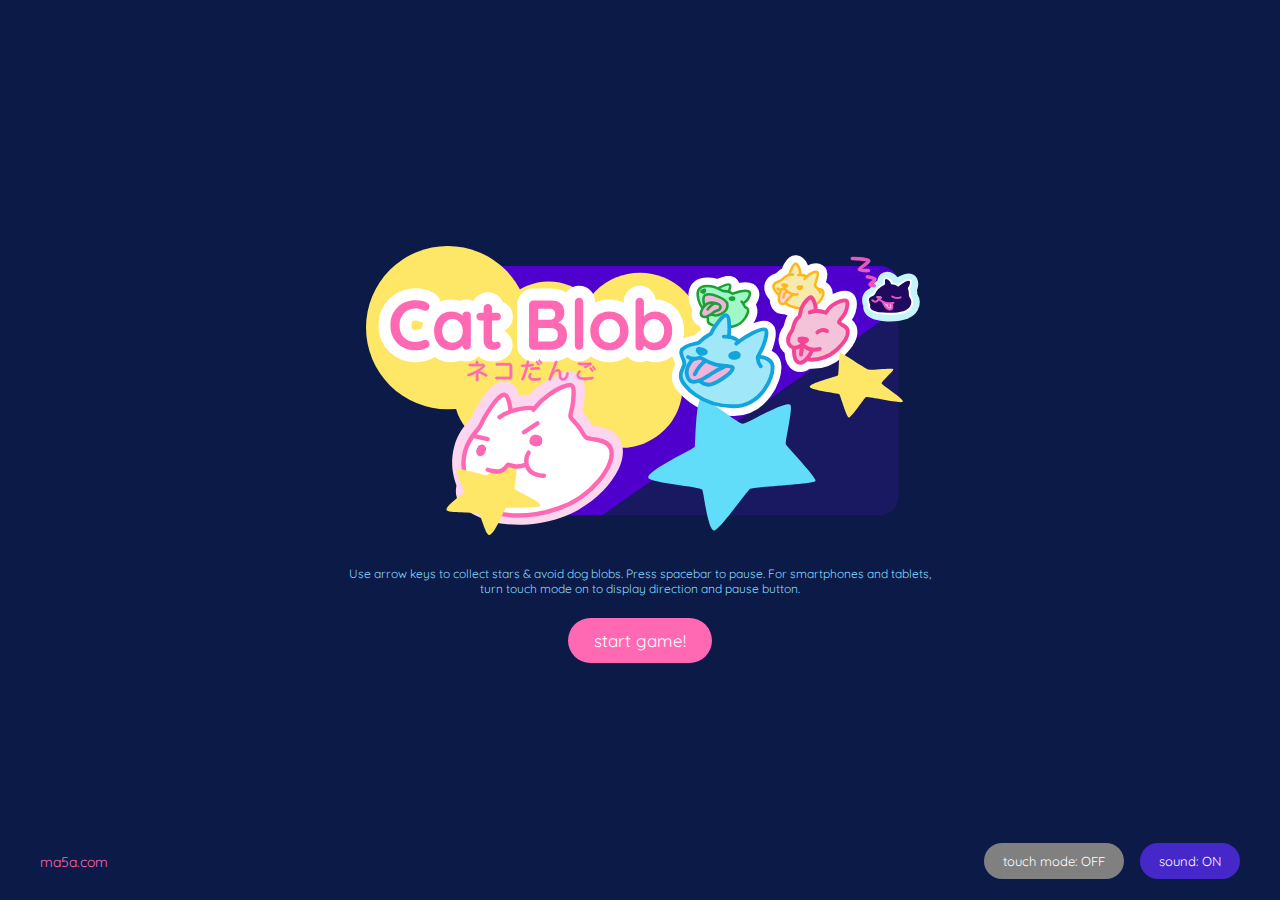
<file: index.html>
<!DOCTYPE html>
<html lang="en">
<head>
  <meta charset="UTF-8">
  <meta name="viewport" content="width=device-width, initial-scale=1.0">
  <link rel="stylesheet" href="./styles/main.css">
  <script src ="./scripts/app.js" charset="utf-8"></script>
  <style>
    @import url('https://fonts.googleapis.com/css2?family=Quicksand:wght@700&display=swap');
    </style>
  <title>Cat Blob</title>
</head>
<body>
  <audio id="player_audio"></audio>
  <audio id="cpu_audio"></audio>


  <div class="game_start_cover display">
    <div class="game_start_wrapper">
      <div class="game_start_inner">
        <div>
          <img src='./assets/title.svg' alt = 'title image with cat blob being chased by dog blobs'>
        </div>
        <nav>
          <p>Use arrow keys to collect stars &amp; avoid dog blobs. Press spacebar to pause. For smartphones and tablets, turn touch mode on to display direction and pause button.</p>
          <button id="start" class ='display'>start game!</button>
        </nav>
      </div>
    </div>
  </div>

  <div class="pause_cover">
    <p>pause</p>
    <p id="pause_instruction">(press spacebar to resume game)</p>
  </div>

  <div class="game_end_cover">
    <div class="game_end_text_wrapper">
      <p class="game_end_text"></p>
    </div>
    <nav>
      <button id="play_again">
        play again?
      </button>
      <!-- <div class="tweetbox display">
        <a href="https://twitter.com/share" class="twitter-share-button" data-via="masahitoart" data-size="large" data-hashtags="catblob">Tweet</a>
        <script>!function(d,s,id){var js,fjs=d.getElementsByTagName(s)[0],p=/^http:/.test(d.location)?'http':'https';if(!d.getElementById(id)){js=d.createElement(s);js.id=id;js.src=p+'://platform.twitter.com/widgets.js';fjs.parentNode.insertBefore(js,fjs);}}(document, 'script', 'twitter-wjs');</script>
        </div>
        </div>
      removed until cookie issue is resolved
      -->
    </nav>
  </div>

  <div class="cover"></div>

  <header class="status">
    <div class="life_wrapper">
      <p>life:</p><div id="life" class ="life"></div>
    </div>
    <div class="score_outer_wrapper">
      <p class="score_wrapper">score: <span class="score">0</span></p>
    </div>
  </header>

  <main class="grid_outer_wrapper">
    <div class="grid_inner_wrapper">
        <div class="grid"></div>
    </div>

    <div class="arrow_wrapper">
      <div>
        <div class="left"><img src= "./assets/arrow_left.svg" alt="left arrow"></div>
        <div class="middle_arrows">
          <div class="up"><img src= "./assets/arrow_up.svg" alt="up arrow"></div>
          <div class="down"><img src= "./assets/arrow_down.svg" alt="down arrow"></div>
        </div>
        <div class="right"><img src= "./assets/arrow_right.svg" alt="right arrow"></div> 
      </div>
    </div>

  </main>
  
  <div class="indicater">
    <p>player position:<span id='player_position'></span></p>
    <p>cpu one position:<span id='cpu_one_position'></span></p>
    <p>cpu Two position:<span id='cpu_two_position'></span></p>
    <p>walls:<span id='wall_position'></span></p>
    <p>items:<span id='item_position'></span></p>

    <!-- <p>player position:<span class='player position'></span></p> -->
  </div>
  
  <div class="button_wrapper">
    <div class="sound_control">sound: ON</div>
    <div class="touch_control off">touch mode: OFF</div>
    <div class="link"><a href= "http://www.ma5a.com/" target="blank"> ma5a.com</a></div>
  </div>

  <div class="pause_button">pause</div>

</body>
</html>
</file>
<file: styles/main.css>
/*! Z-index altered to make it possible to click grid, put it back later! */


* {
  box-sizing: border-box;
}

body {
  height: 100vh;
  margin: 0;
  background-color:rgb(23, 22, 82);
  font-family: 'Quicksand', sans-serif;
  color:rgb(136, 217, 255);
  font-size:10px;
}



.cover,.game_end_cover,.game_start_cover,.pause_cover {
  position:fixed;
  top:0px;
  background-color:transparent;
  height:100%;
  width:100%;
  display: flex;
  justify-content: center;
  align-items: center;
}



.countdown_circle {
  background-color:white;
  border-radius: 50%;
  height:150px;
  width: 150px;
  transition: 0.2s;
  color: hotpink;
  font-size : 60px;
  display: flex;
  justify-content: center;
  align-items: center;
  line-height:150px;
  text-transform: uppercase;
}

.countdown_circle.count {
  height:250px;
  width:250px;
  line-height:250px;
  font-size: 95px;
  opacity:0.5;
}

.countdown_circle.count.transparent {
  opacity:0;
}

.game_start_cover {
  /* display: flex;
  justify-content: center;
  align-items: center; */
  transition:3s;
}
.game_start_cover.display {
  background-color:rgba(11, 26, 70, 1);
}



.game_start_wrapper {
  height: 500px;
  width: 600px;
  /* border:red 1px solid; */
  display: flex;
  justify-content: space-evenly;
  align-items: space-evenly;
  flex-direction:column;
  animation: float 3s ease infinite;
}

@keyframes float {
  0% {transform: translateY(0);}
  50% {transform: translateY(-10px);}
  100% {transform: translateY(0);}
}



.game_start_wrapper.move_down {
  animation: move_down 1.2s forwards;
}

@keyframes move_down {
  0% {transform: scale(1) translateY(0);}
  20% {transform: scale(1.4,0.9) translateY(-100px);}
  30% {transform: scale(0.9,1.2) translateY(0);}
  50% {transform: scale(1.5) translateY(0);}
  100% {transform: scale(2) translateY(100vh);}
}

.game_start_inner {
  width: 100%;
  height: 420px;
  /* border:yellow 1px solid; */
  border-radius: 10px;
  /* overflow: hidden; */
  /* background-color: rgb(255, 202, 227); */
}

.game_start_inner > div {
  width: 100%;
  height: auto;
  /* background-color: rgba(255, 215, 215, 0.5) ; */
}

.game_start_inner > div > img {
  width:100%;
  height:100%;
}

.game_start_inner > nav {
  width: 100%;
  height: 140px;
  display: flex;
  justify-content: center;
  align-items: center;
  flex-direction:column;
  /* border:cyan 1px solid; */
}

.game_start_inner > nav > p {
  font-size:12px;
  text-align: center;
}

.cell > div > img {
  height:100%;
  width: 100%;
}

/*!! may be come necessart in the future*/
.cell.cpuClass {
  background-color: transparent;
}



/* effects */

.flicker {
  animation: flicker 0.5s infinite;
}

@keyframes flicker {
  0% {opacity:1}
  50% {opacity:0}
  100% {opacity:1}
}

.fadein{
  animation: fadein 4s forwards;
}

@keyframes fadein {
  0% {opacity:0}
  100% {opacity:1}
}

.fadeinfast{
  animation: fadeinfast 0.5s forwards;
}

@keyframes fadeinfast {
  0% {opacity:0}
  100% {opacity:1}
}


.hidden {
  /* display:none; */  
  opacity:0;
}

.enlarge {
  animation: enlarge 1s forwards;
}

@keyframes enlarge {
  0% {transform: scale(1);}
  100% {transform: scale(4);}
}


.wall{
  /* background-color:rgb(64, 147, 255); */
  background-color:transparent;
}

.boundary{
  /* background-color:rgb(195, 64, 255); */
  background-color:transparent;
}



.item{
  background-image: url('../assets/item.gif');
  background-repeat: no-repeat;
  background-size:contain;
}

.big_star{
  background-image: url('../assets/big_star.gif');
  background-repeat: no-repeat;
  background-size:contain;
}

.blue_star{
  background-image: url('../assets/blue_star.gif');
  background-repeat: no-repeat;
  background-size:contain;
}

.arrow_wrapper {
  /* position:fixed; */
  z-index: 7;
  width: 100%;
  bottom: 50px;
  height: 0px;
  /* border: 1px solid white; */
  display: flex;
  justify-content: center;
  align-items: center;
  overflow:hidden;
  transition:0.5s;
}

.arrow_wrapper.touch {
  height: 140px;
}



.arrow_wrapper > div {
  display: flex;
  justify-content: space-evenly;
  align-items: center;
  width: 250px;
  height: 100%;
  /* border: 1px solid hotpink; */
}

.middle_arrows{
  height: 100%;
  /* border: 1px solid yellow; */
  display:flex;
  flex-direction:column;
  justify-content: space-evenly;
}

.left,.right {
  width:90px;
  height: 53px;
}

.up,.down {
  width:53px;
  height: 90px;
}

.left img,.up img,.right img,.down img {
  width: 100%;
  height: 100%;
}

.left:hover,.up:hover,.right:hover,.down:hover {
  filter: brightness(500%);
}

/* .arrow_wrapper.touch {
  
} */


.status.touch {
  top:50px;
}

.button_wrapper.touch {
  top:0px;
}



/* status */
.status {
  position:fixed;
  top:30px;
  height:30px;
  width:100%;
  /* border:lightblue 1px solid; */
  display:flex;
  justify-content: space-between; 
  align-items: center;
  transition:1s;
}



.effect_animation {
  transition:1s;
  position:fixed;
}
.effect_animation img, .effect_animation_fast img {
  width:100%;
  height:100%;
}

.effect_animation_fast {
  transition:0.3s;
  position:fixed;
  box-sizing:content-box;
  color:hotpink;
  /* border:1px solid red; */
}

.effect_animation_fast > img {
  margin-top:-50%;
  margin-left:-50%;
  height:200%;
  width:200%;
}

.effect_animation_slow {
  transition:5s;
  position:fixed;
  box-sizing:content-box;
  color:hotpink;
}

.effect_animation_slow > img {
  margin-top:-50%;
  margin-left:-50%;
  height:200%;
  width:200%;
}

.effect_animation_medium {
  transition:1s;
  position:fixed;
  box-sizing:content-box;
  height: 30px;
  width: 30px;
}

.effect_animation_medium > img {
  margin-top:-50%;
  margin-left:-50%;
  height:200%;
  width:200%;
}

/* game over */

.game_end_cover {
  display:flex;
  justify-content: center;
  align-items: center;
  flex-direction: column;
  transition:1s;
  opacity:0;
}



.game_end_text_wrapper {
  height:160px;
  width:100%;
  display:flex;
  flex-direction: column;
  justify-content: center;
  overflow:visible;
  /* animation: float 3s ease infinite; */
}

.game_end_text {
  color:hotpink;
  font-size:40px;
  text-align:center;
  text-transform: uppercase;
  transition:2s;
}


.game_end_cover.shade {
  background-color:rgba(12, 37, 107, 0.7);
  opacity:1;
}

.game_end_cover > nav {
  display:flex;
  justify-content:space-evenly;
  align-items: center;

}

.tweetbox {
  display:none;
}

.tweetbox.display{
  display: visible;
  margin-left: 10px;
  width:auto;
  /* border:solid 1px red; */
  display:inline-block;
  /* padding:12px;  */
  /* height:35px; */
  margin:10px; 
  }

 

iframe {
  border-radius: 50px;
}


.pause_cover {
  display:flex;
  justify-content: center;
  align-items: center;
  flex-direction: column;
  transition:1s;
  opacity:0;
}

.pause_cover.pause{
  background-color:rgba(248, 157, 241, 0.63);
  opacity:1;
}

.pause_cover > p {
  color:white;
  text-align:center;
  font-size:30px;
}

.pause_cover > p:nth-child(2){
  font-size:12px;
  margin:-10px;
}



button {
  width: 0px;
  padding:0px; 
  margin:0px; 
  background-color:hotpink;
  color:white;
  border:0px;
  border-radius:50px; 
  overflow:hidden;
  font-size:17px;
  font-family: 'Quicksand', sans-serif;

}

button.display{
  width:120px; 
  padding:12px; 
  margin:10px; 
  background-color:hotpink;
  color:white;
  border:0px;
  border-radius:50px; 
  transition:0.3s;
  box-sizing:content-box;
  cursor: pointer;
}
  
button.display:hover{
  padding:18px; 
  margin:4px; 
  background-color:white; 
  color:hotpink;
}


.marker{
  background-color:rgb(53, 236, 16);
}

/* z-indexes */

.cover,.game_end_cover,.game_start_cover,.pause_cover {
  z-index:1;
}
.game_start_cover.display {
  z-index:7;
}
.indicater{
  z-index: 2;
  display:none;
}

.pause_cover.pause{
  z-index:3;
}

.game_end_cover {
  z-index:4; 
}

.effect_animation, .effect_animation_fast, .effect_animation_slow, .effect_animation_medium {
  z-index:999;
}

.status {
  z-index:6;
}

.sound_control,.touch_control,.pause_button.touch {
  text-align:center;
  position:absolute;
  z-index: 8;
  padding:10px; 
  margin:6px; 
  background-color: #4627c9;
  color: white;
  border-radius:50px; 
  transition:0.3s;
  box-sizing:content-box;
  cursor: pointer;
  font-size:13px;
  /* align-self:flex-end; */
}

.sound_control {
  width:80px;
}

.touch_control {
  width:120px;
}

.sound_control.off,.touch_control.off {
  background-color: grey;
  color:white;
  border:0px;
}

.pause_button{
  width:0px;
  overflow:hidden;
  padding:0;
  z-index:8;
  bottom: 10px;
}

.pause_button.touch{
  width:60px;
}



  
.sound_control:hover,.touch_control:hover,.pause_button:hover{
  padding:16px; 
  margin:0px; 
  background-color:white; 
  color:rgb(136, 217, 255);
  border:0px;
}


.invincible {
  /* filter: grayscale(0) hue-rotate(80deg) contrast(80%) brightness(140%);  */
  animation: invincible 2s infinite;
}

@keyframes invincible {
  0% {filter: grayscale(0) hue-rotate(0deg) contrast(100%) brightness(100%);}
  50% {filter: grayscale(0) hue-rotate(100deg) contrast(100%) brightness(500%);}
  100% {filter: grayscale(0) hue-rotate(230deg) contrast(100%) brightness(100%);}
}



.grid_outer_wrapper {
  height: 100vh;
  display: flex;
  justify-content: center;
  align-items: center;
  flex-direction: column;
  background-color:rgb(16, 13, 54);
}

.grid_inner_wrapper{
  border:red solid 0px;
  overflow:hidden;
  background-image: url('../assets/map.svg');
  background-repeat: no-repeat;
  background-size:contain;
  align-items: center;
  border-radius:10px;
}

.grid {
  display: flex;
  flex-wrap: wrap;
  justify-content: center;
}

.outer_cell {
  border: 0px solid lightgrey;
  /* flex-grow: 1; */
  height: 2.5%;
  width: 2.5%;
  overflow: hidden;
}

.cell {
  border: 0px;
  /* flex-grow: 1; */
  height: 100%;
  width: 100%;
  background-repeat: no-repeat;
  background-size:contain;
}


span.score{
  color:pink;
}

.life_counter img {
  width:100%;
  height:100%;
}


@media screen and (min-width:0px) {

  .game_end_text.display {
    font-size: 55px;
  }

  .grid_inner_wrapper{
    width: 98.6vw;
    height: 98.6vw;
  }
  
  .grid {
    margin-top:-8.7vw;
    margin-left:-8.7vw;
    width: 116vw;
    height: 116vw;
  }

  .status{
    padding: 0 5px;
}


.sound_control {
  right:5px;
}


.touch_control {
  right:121px;
}

.touch_control.touch {
  /* right:217px; */
  /* left:5px; */
  right:121px;
}

.pause_button {
  /* right:121px; */
  right: 5px;
}

.score_outer_wrapper {
  width:200px;
  /* border: red 1px solid; */
  display:flex;
  /*! justify-content: center; */
  justify-content: flex-end;
}

p.score_wrapper {
  color:hotpink;
  /* border: red 1px solid; */
  font-size:15px;
  margin-block-start: 0em;
  margin-block-end: 0em;
  display:inline;
  width:180px;
  transition:1s;
  /*! text-align: right; */
  text-align: right;
}

p.score_wrapper.animate {
  width:200px;
  font-size:24px;
}

.life_wrapper {
  width:200px;
  height: 50px;
  transition:1s;
  display:flex;
  align-items: center;
  /* border: 1px solid pink */
}

.life_wrapper > p{
  margin-block-start: 0em;
  margin-block-end: 0em;
  color:hotpink;
  font-size:15px;
}

.life{
  /* border: 1px solid pink; */
  height: 24px;
  display:flex;
  align-items: center;
  justify-content: space-evenly;
}

.life_counter {
  margin-left: 5px;
  width:24px;
  height:24px;
}

.link {
  position:absolute;
  /* z-index:8; */
  /* bottom:14px; */
  height:50px;
  left:5px;
  transition:0.5;
  top:0px;
}

/* .link.touch {
  bottom:5px;
} */

.link a{
  color:hotpink;
  font-size:14px;
  line-height:50px;
  text-decoration:none;
}

.link a:hover{
  color: white;
}

.button_wrapper{
  position:fixed;
  top:calc(100% - 63px);
  width:100%;
  height:50px;
  z-index:7;
  /* border: 1px solid hotpink; */
  transition:0.5s;
}

}

@media screen and (min-width:612px) {


  .game_end_text.display {
    font-size: 80px;
  }

  .grid_inner_wrapper{
    width: 612px; 
    height: 612px;
  }
  
  .grid {
    margin-top:-54px;
    margin-left:-54px;
    width: 720px;
    height: 720px; 
  }

  .status{
    padding:0 40px;
}

.sound_control {
  right:34px;
}

.touch_control {
  right:150px;
}

.touch_control.touch {
  /* right:246px; */
  right:150px;
  /* left:34px; */
}

.pause_button {
  /* right:150px; */
  right: 34px;
}


.score_outer_wrapper {
  width:400px;
  /* border: red 1px solid; */
  display:flex;
  /*! justify-content: center; */
  justify-content: flex-end;
}

p.score_wrapper {
  color:hotpink;
  /* border: red 1px solid; */
  font-size:20px;
  margin-block-start: 0em;
  margin-block-end: 0em;
  display:inline;
  width:230px;
  transition:1s;
  /*! text-align: right; */
  text-align: right;
}

p.score_wrapper.animate {
  width:400px;
  font-size:40px;
}

.life_wrapper {
  width:200px;
  height: 50px;
  transition:1s;
  display:flex;
  align-items: center;
}

.life_wrapper > p{
  margin-block-start: 0em;
  margin-block-end: 0em;
  color:hotpink;
  font-size:20px;
}

.life{
  height: 30px;
  display:flex;
  align-items: center;
  justify-content: space-evenly;
}

.life_counter {
  margin-left: 5px;
  width:30px;
  height:30px;
}

.link {
  left:40px;
}

}



/* backend stuff */

.indicater{
  position:fixed;
  bottom:0px;
  height:100px;
  width:100%;
  padding:20px;
}

/* for development, to be changed to*/
/* .cell.player_down {
  background-color: lightblue;
  
}

.cell.player_left {
  background-color: lightcoral;
}

.cell.player_right {
  background-color: lightseagreen;
}

.cell.player_up {
  background-color: lightslategray;
} */


/*
.cell.cpu_down {
  background-color: greenyellow;
}

.cell.cpu_left {
  background-color: lightseagreen;
}

.cell.cpu_right {
  background-color: limegreen;
}

.cell.cpu_up {
  background-color: lightslategray;
}
*/
</file>
